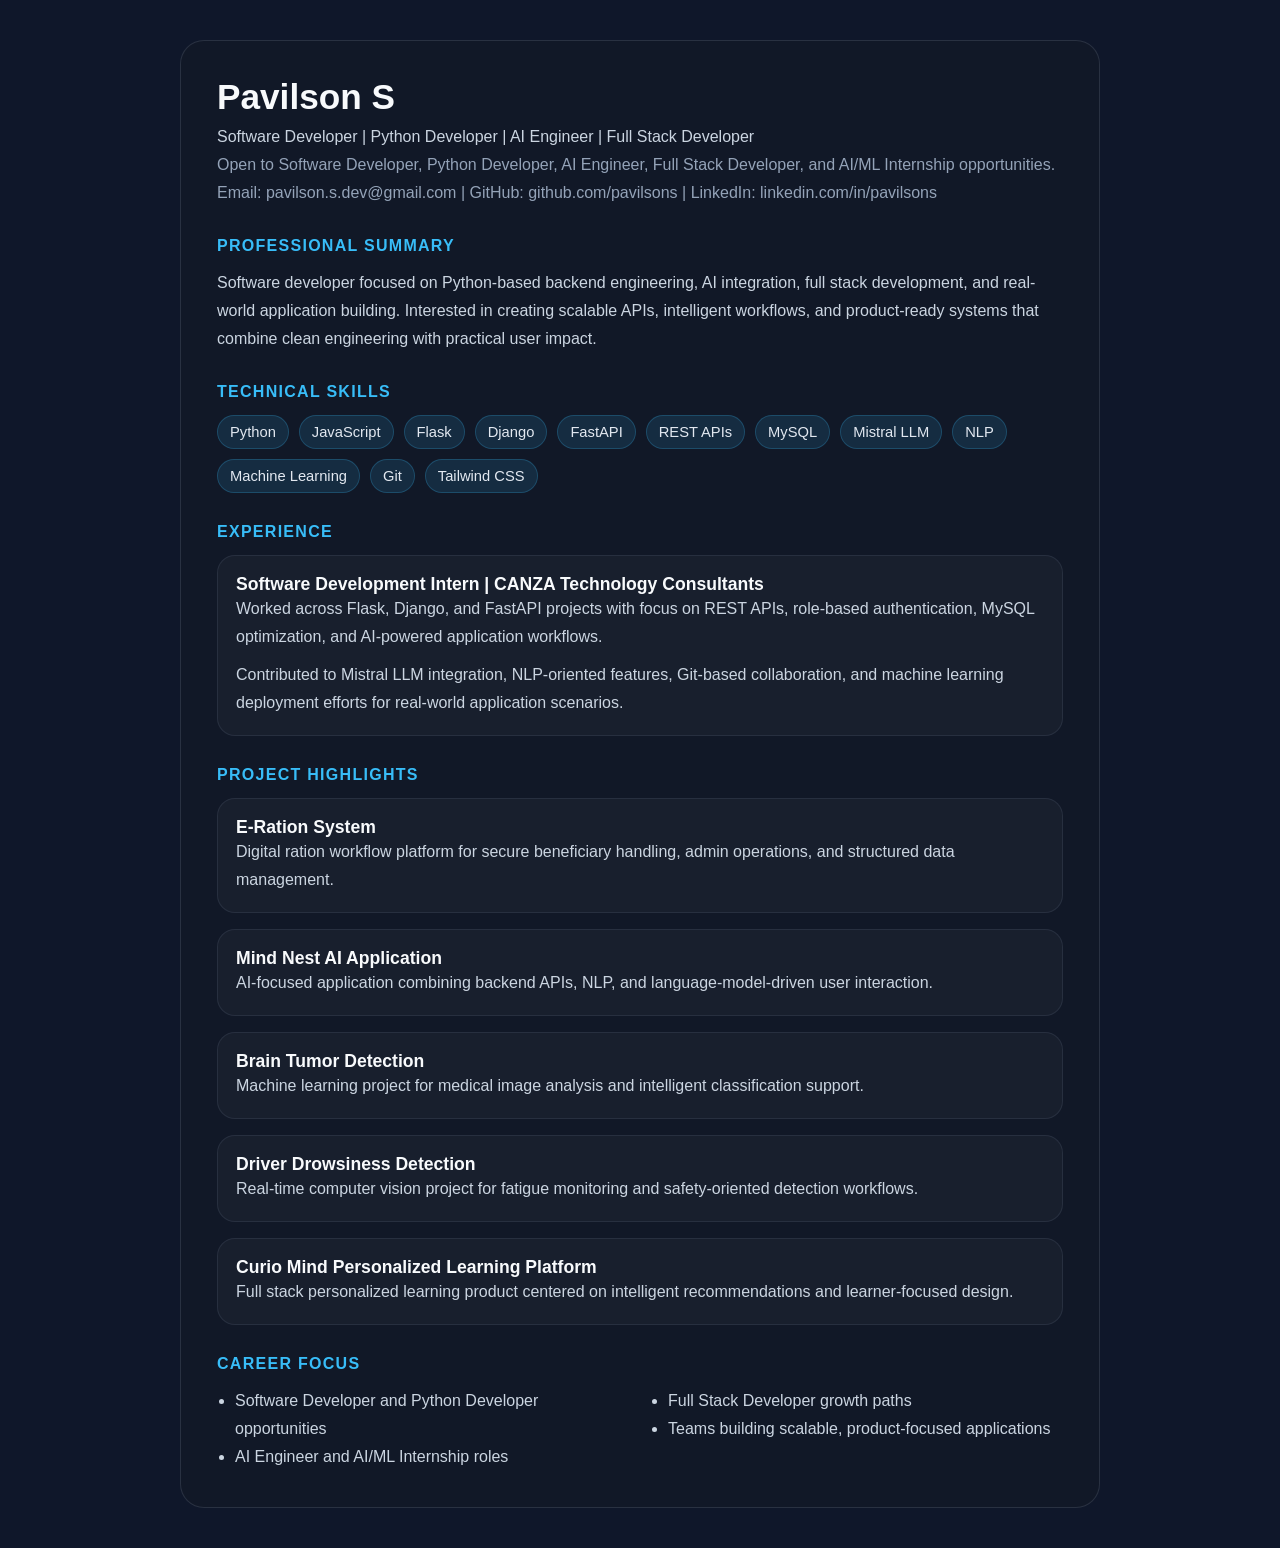
<file: public/static/files/Pavilson_S_Resume.html>
<!DOCTYPE html>
<html lang="en">
<head>
    <meta charset="UTF-8">
    <meta name="viewport" content="width=device-width, initial-scale=1.0">
    <title>Pavilson S Resume</title>
    <style>
        :root{
            color-scheme:dark;
        }

        *{
            box-sizing:border-box;
            margin:0;
            padding:0;
        }

        body{
            font-family:Arial, sans-serif;
            background:#0f172a;
            color:#e2e8f0;
            padding:40px 18px;
        }

        .resume{
            width:min(920px, 100%);
            margin:0 auto;
            background:#111827;
            border:1px solid rgba(148, 163, 184, 0.18);
            border-radius:24px;
            padding:36px;
        }

        h1,h2,h3{
            color:#f8fafc;
        }

        h1{
            font-size:2.2rem;
            margin-bottom:6px;
        }

        h2{
            font-size:1rem;
            letter-spacing:0.08em;
            text-transform:uppercase;
            margin:30px 0 14px;
            color:#38bdf8;
        }

        h3{
            font-size:1.1rem;
        }

        p,li{
            line-height:1.75;
            color:#cbd5e1;
        }

        .muted{
            color:#94a3b8;
        }

        .grid{
            display:grid;
            gap:20px;
            grid-template-columns:repeat(2, minmax(0, 1fr));
        }

        .skills{
            display:flex;
            flex-wrap:wrap;
            gap:10px;
            margin-top:12px;
        }

        .chip{
            padding:8px 12px;
            border-radius:999px;
            background:rgba(56, 189, 248, 0.12);
            border:1px solid rgba(56, 189, 248, 0.22);
            font-size:0.92rem;
        }

        .experience,
        .project{
            padding:18px;
            border-radius:18px;
            border:1px solid rgba(148, 163, 184, 0.12);
            background:rgba(255,255,255,0.03);
        }

        .experience p + p,
        .project p + p{
            margin-top:10px;
        }

        .project-grid{
            display:grid;
            gap:16px;
        }

        ul{
            padding-left:18px;
        }

        @media (max-width:700px){
            .resume{
                padding:24px;
            }

            .grid{
                grid-template-columns:1fr;
            }
        }
    </style>
</head>
<body>
    <main class="resume">
        <header>
            <h1>Pavilson S</h1>
            <p>Software Developer | Python Developer | AI Engineer | Full Stack Developer</p>
            <p class="muted">Open to Software Developer, Python Developer, AI Engineer, Full Stack Developer, and AI/ML Internship opportunities.</p>
            <p class="muted">Email: pavilson.s.dev@gmail.com | GitHub: github.com/pavilsons | LinkedIn: linkedin.com/in/pavilsons</p>
        </header>

        <section>
            <h2>Professional Summary</h2>
            <p>
                Software developer focused on Python-based backend engineering, AI integration, full stack development,
                and real-world application building. Interested in creating scalable APIs, intelligent workflows,
                and product-ready systems that combine clean engineering with practical user impact.
            </p>
        </section>

        <section>
            <h2>Technical Skills</h2>
            <div class="skills">
                <span class="chip">Python</span>
                <span class="chip">JavaScript</span>
                <span class="chip">Flask</span>
                <span class="chip">Django</span>
                <span class="chip">FastAPI</span>
                <span class="chip">REST APIs</span>
                <span class="chip">MySQL</span>
                <span class="chip">Mistral LLM</span>
                <span class="chip">NLP</span>
                <span class="chip">Machine Learning</span>
                <span class="chip">Git</span>
                <span class="chip">Tailwind CSS</span>
            </div>
        </section>

        <section>
            <h2>Experience</h2>
            <div class="experience">
                <h3>Software Development Intern | CANZA Technology Consultants</h3>
                <p>
                    Worked across Flask, Django, and FastAPI projects with focus on REST APIs, role-based authentication,
                    MySQL optimization, and AI-powered application workflows.
                </p>
                <p>
                    Contributed to Mistral LLM integration, NLP-oriented features, Git-based collaboration,
                    and machine learning deployment efforts for real-world application scenarios.
                </p>
            </div>
        </section>

        <section>
            <h2>Project Highlights</h2>
            <div class="project-grid">
                <div class="project">
                    <h3>E-Ration System</h3>
                    <p>Digital ration workflow platform for secure beneficiary handling, admin operations, and structured data management.</p>
                </div>
                <div class="project">
                    <h3>Mind Nest AI Application</h3>
                    <p>AI-focused application combining backend APIs, NLP, and language-model-driven user interaction.</p>
                </div>
                <div class="project">
                    <h3>Brain Tumor Detection</h3>
                    <p>Machine learning project for medical image analysis and intelligent classification support.</p>
                </div>
                <div class="project">
                    <h3>Driver Drowsiness Detection</h3>
                    <p>Real-time computer vision project for fatigue monitoring and safety-oriented detection workflows.</p>
                </div>
                <div class="project">
                    <h3>Curio Mind Personalized Learning Platform</h3>
                    <p>Full stack personalized learning product centered on intelligent recommendations and learner-focused design.</p>
                </div>
            </div>
        </section>

        <section>
            <h2>Career Focus</h2>
            <div class="grid">
                <ul>
                    <li>Software Developer and Python Developer opportunities</li>
                    <li>AI Engineer and AI/ML Internship roles</li>
                </ul>
                <ul>
                    <li>Full Stack Developer growth paths</li>
                    <li>Teams building scalable, product-focused applications</li>
                </ul>
            </div>
        </section>
    </main>
</body>
</html>
</file>
